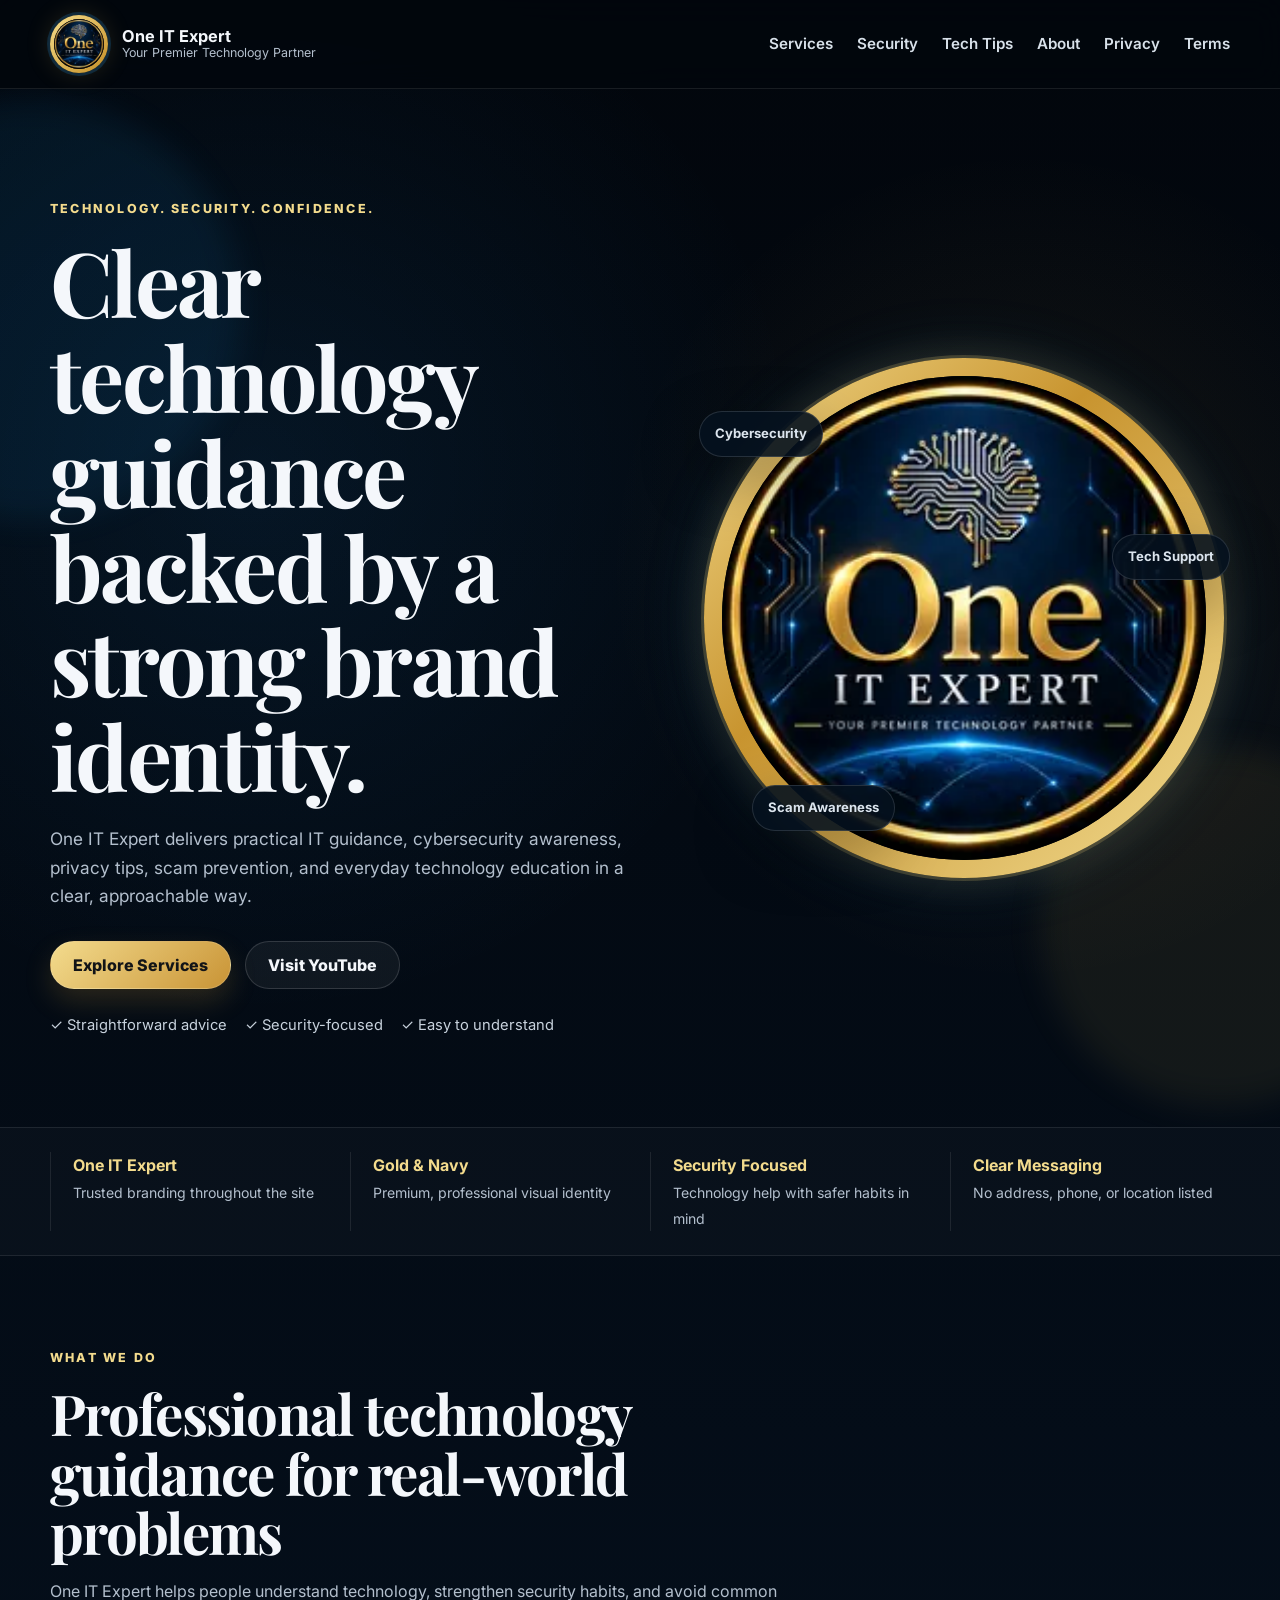
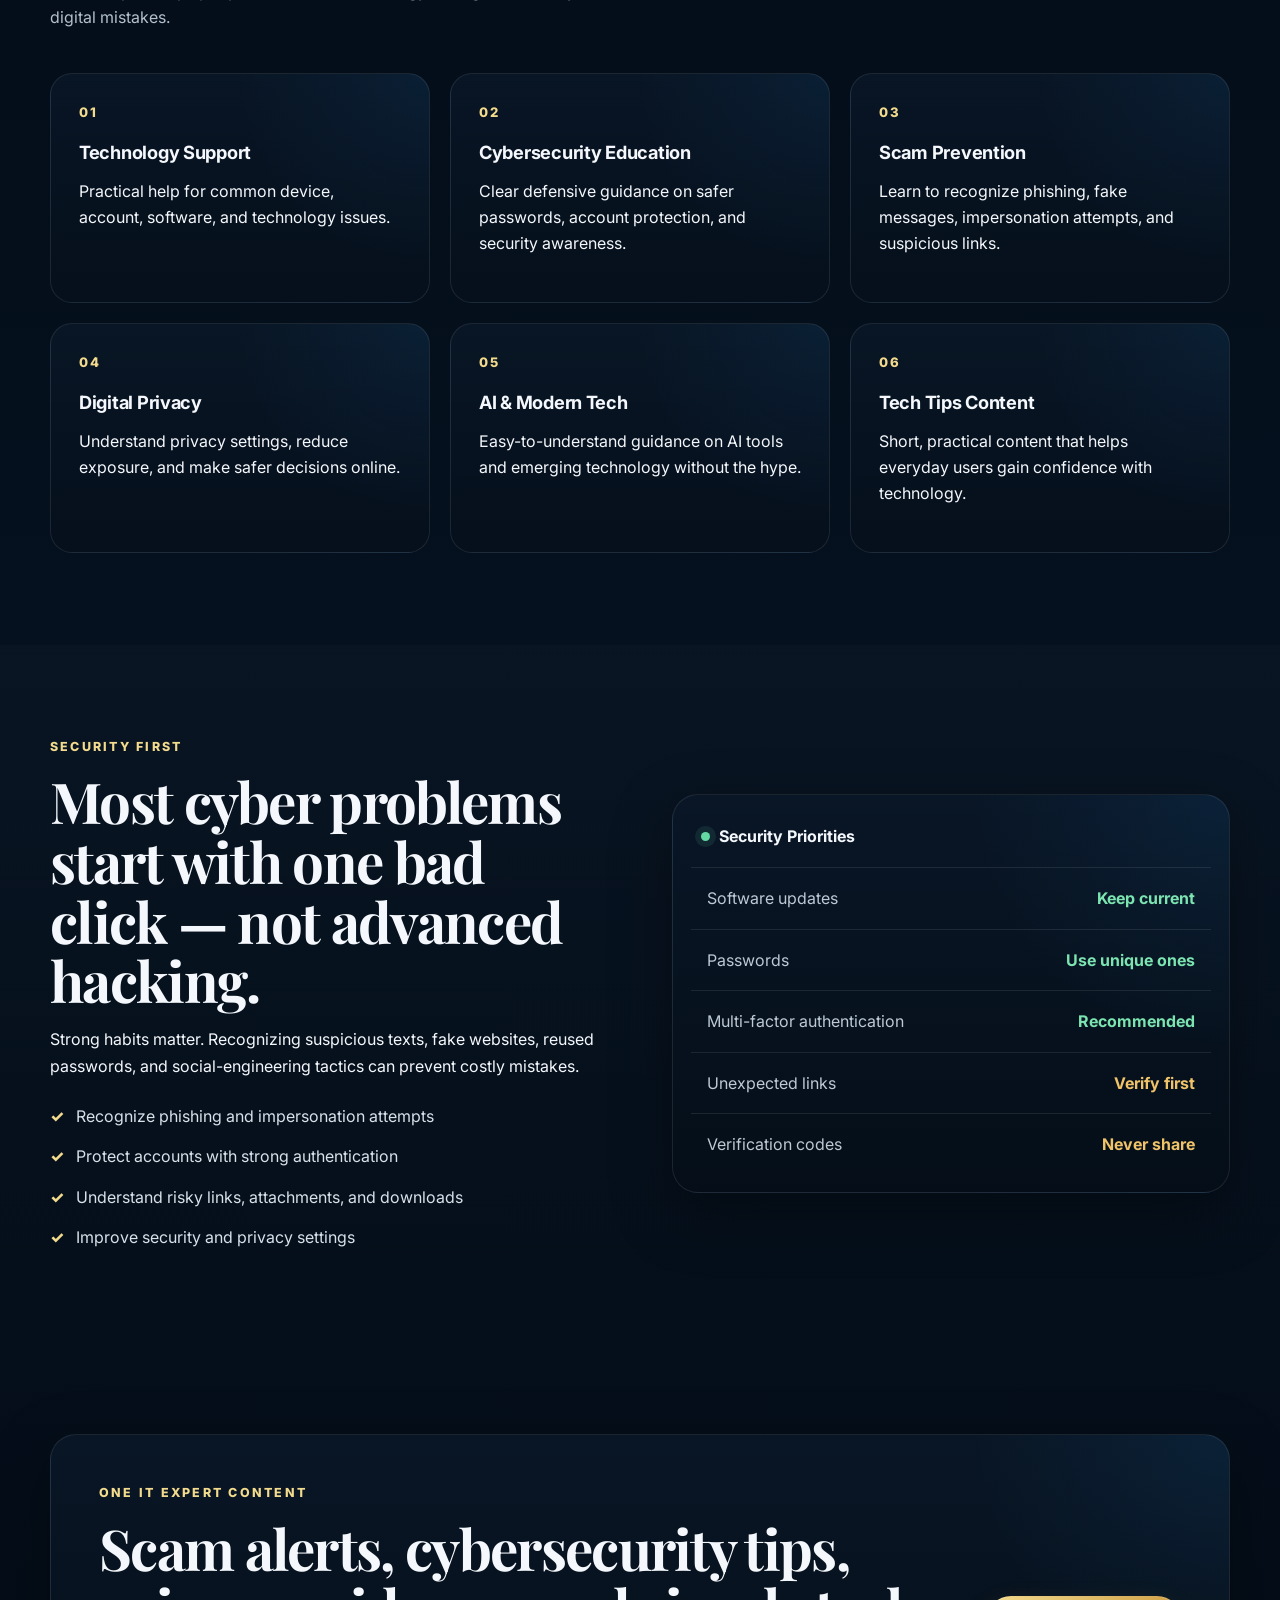
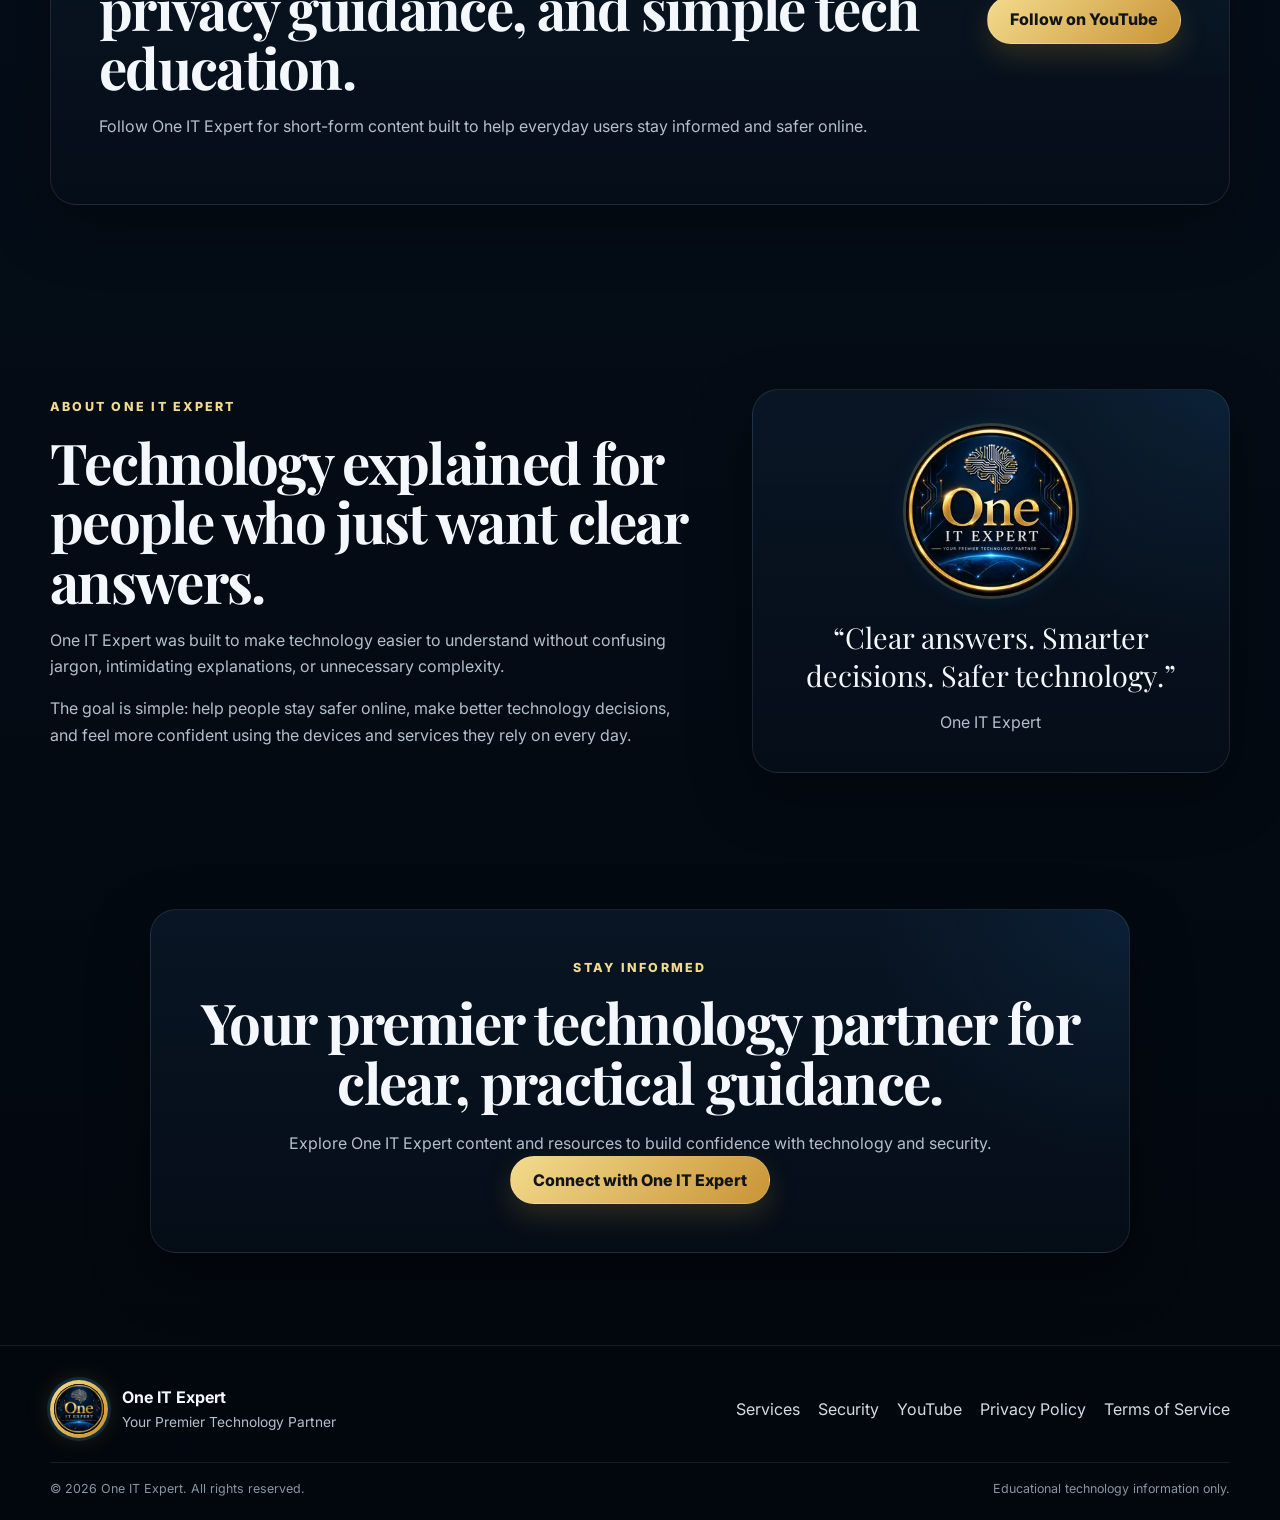
<file: index.html>
<!DOCTYPE html>
<html lang="en">
<head>
  <meta charset="UTF-8" />
  <meta name="viewport" content="width=device-width, initial-scale=1.0" />
  <meta name="description" content="One IT Expert provides practical technology guidance, cybersecurity awareness, scam prevention, and clear IT support." />
  <title>One IT Expert | Your Premier Technology Partner</title>
  <link rel="preconnect" href="https://fonts.googleapis.com">
  <link rel="preconnect" href="https://fonts.gstatic.com" crossorigin>
  <link href="https://fonts.googleapis.com/css2?family=Inter:wght@400;500;600;700;800&family=Playfair+Display:wght@600;700&display=swap" rel="stylesheet">
  <link rel="stylesheet" href="assets/styles.css" />
</head>
<body>
  <header class="site-header">
    <div class="container nav-wrap">
      <a class="brand" href="#top" aria-label="One IT Expert home">
        <span class="brand-badge"><img src="assets/one-it-expert-logo.svg" alt="One IT Expert logo" /></span>
        <span class="brand-text">
          <strong>One IT Expert</strong>
          <small>Your Premier Technology Partner</small>
        </span>
      </a>

      <button class="nav-toggle" aria-label="Open navigation" aria-expanded="false">☰</button>

      <nav class="nav-links" aria-label="Primary navigation">
        <a href="#services">Services</a>
        <a href="#security">Security</a>
        <a href="#content">Tech Tips</a>
        <a href="#about">About</a>
        <a href="privacy.html">Privacy</a>
        <a href="terms.html">Terms</a>
      </nav>
    </div>
  </header>

  <main id="top">
    <section class="hero">
      <div class="hero-glow hero-glow-one"></div>
      <div class="hero-glow hero-glow-two"></div>
      <div class="container hero-grid">
        <div class="hero-copy">
          <div class="eyebrow">Technology. Security. Confidence.</div>
          <h1>Clear technology guidance backed by a strong brand identity.</h1>
          <p class="hero-lead">
            One IT Expert delivers practical IT guidance, cybersecurity awareness, privacy tips,
            scam prevention, and everyday technology education in a clear, approachable way.
          </p>
          <div class="hero-actions">
            <a class="btn" href="#services">Explore Services</a>
            <a class="btn btn-secondary" href="https://www.youtube.com/@OneITExpert" target="_blank" rel="noopener">Visit YouTube</a>
          </div>
          <div class="trust-row">
            <span>✓ Straightforward advice</span>
            <span>✓ Security-focused</span>
            <span>✓ Easy to understand</span>
          </div>
        </div>

        <div class="hero-logo-panel" aria-hidden="true">
          <div class="logo-frame">
            <img src="assets/one-it-expert-logo.svg" alt="" />
          </div>
          <div class="signal-card signal-one">Cybersecurity</div>
          <div class="signal-card signal-two">Tech Support</div>
          <div class="signal-card signal-three">Scam Awareness</div>
        </div>
      </div>
    </section>

    <section class="section brand-strip">
      <div class="container brand-strip-grid">
        <div><strong>One IT Expert</strong><span>Trusted branding throughout the site</span></div>
        <div><strong>Gold & Navy</strong><span>Premium, professional visual identity</span></div>
        <div><strong>Security Focused</strong><span>Technology help with safer habits in mind</span></div>
        <div><strong>Clear Messaging</strong><span>No address, phone, or location listed</span></div>
      </div>
    </section>

    <section class="section" id="services">
      <div class="container">
        <div class="section-heading">
          <div class="eyebrow">What We Do</div>
          <h2>Professional technology guidance for real-world problems</h2>
          <p>One IT Expert helps people understand technology, strengthen security habits, and avoid common digital mistakes.</p>
        </div>

        <div class="card-grid">
          <article class="service-card">
            <div class="icon">01</div>
            <h3>Technology Support</h3>
            <p>Practical help for common device, account, software, and technology issues.</p>
          </article>
          <article class="service-card">
            <div class="icon">02</div>
            <h3>Cybersecurity Education</h3>
            <p>Clear defensive guidance on safer passwords, account protection, and security awareness.</p>
          </article>
          <article class="service-card">
            <div class="icon">03</div>
            <h3>Scam Prevention</h3>
            <p>Learn to recognize phishing, fake messages, impersonation attempts, and suspicious links.</p>
          </article>
          <article class="service-card">
            <div class="icon">04</div>
            <h3>Digital Privacy</h3>
            <p>Understand privacy settings, reduce exposure, and make safer decisions online.</p>
          </article>
          <article class="service-card">
            <div class="icon">05</div>
            <h3>AI & Modern Tech</h3>
            <p>Easy-to-understand guidance on AI tools and emerging technology without the hype.</p>
          </article>
          <article class="service-card">
            <div class="icon">06</div>
            <h3>Tech Tips Content</h3>
            <p>Short, practical content that helps everyday users gain confidence with technology.</p>
          </article>
        </div>
      </div>
    </section>

    <section class="section split-section" id="security">
      <div class="container split-grid">
        <div>
          <div class="eyebrow">Security First</div>
          <h2>Most cyber problems start with one bad click — not advanced hacking.</h2>
          <p>
            Strong habits matter. Recognizing suspicious texts, fake websites, reused passwords,
            and social-engineering tactics can prevent costly mistakes.
          </p>
          <ul class="check-list">
            <li>Recognize phishing and impersonation attempts</li>
            <li>Protect accounts with strong authentication</li>
            <li>Understand risky links, attachments, and downloads</li>
            <li>Improve security and privacy settings</li>
          </ul>
        </div>

        <div class="security-panel">
          <div class="panel-top">
            <span class="status-dot"></span>
            <span>Security Priorities</span>
          </div>
          <div class="security-item"><span>Software updates</span><b>Keep current</b></div>
          <div class="security-item"><span>Passwords</span><b>Use unique ones</b></div>
          <div class="security-item"><span>Multi-factor authentication</span><b>Recommended</b></div>
          <div class="security-item"><span>Unexpected links</span><b class="warn">Verify first</b></div>
          <div class="security-item"><span>Verification codes</span><b class="warn">Never share</b></div>
        </div>
      </div>
    </section>

    <section class="section" id="content">
      <div class="container">
        <div class="content-banner">
          <div>
            <div class="eyebrow">One IT Expert Content</div>
            <h2>Scam alerts, cybersecurity tips, privacy guidance, and simple tech education.</h2>
            <p>Follow One IT Expert for short-form content built to help everyday users stay informed and safer online.</p>
          </div>
          <a class="btn" href="https://www.youtube.com/@OneITExpert" target="_blank" rel="noopener">Follow on YouTube</a>
        </div>
      </div>
    </section>

    <section class="section" id="about">
      <div class="container about-grid">
        <div class="about-copy">
          <div class="eyebrow">About One IT Expert</div>
          <h2>Technology explained for people who just want clear answers.</h2>
          <p>
            One IT Expert was built to make technology easier to understand without confusing jargon,
            intimidating explanations, or unnecessary complexity.
          </p>
          <p>
            The goal is simple: help people stay safer online, make better technology decisions,
            and feel more confident using the devices and services they rely on every day.
          </p>
        </div>

        <div class="quote-card">
          <img src="assets/one-it-expert-logo.svg" alt="One IT Expert logo" class="quote-logo" />
          <blockquote>“Clear answers. Smarter decisions. Safer technology.”</blockquote>
          <span>One IT Expert</span>
        </div>
      </div>
    </section>

    <section class="section final-cta">
      <div class="container">
        <div class="cta-card">
          <div class="eyebrow">Stay Informed</div>
          <h2>Your premier technology partner for clear, practical guidance.</h2>
          <p>Explore One IT Expert content and resources to build confidence with technology and security.</p>
          <a class="btn" href="https://www.youtube.com/@OneITExpert" target="_blank" rel="noopener">Connect with One IT Expert</a>
        </div>
      </div>
    </section>
  </main>

  <footer class="site-footer">
    <div class="container footer-grid">
      <div class="footer-brand">
        <span class="footer-badge"><img src="assets/one-it-expert-logo.svg" alt="One IT Expert logo" /></span>
        <div>
          <strong>One IT Expert</strong>
          <span>Your Premier Technology Partner</span>
        </div>
      </div>
      <div class="footer-links">
        <a href="#services">Services</a>
        <a href="#security">Security</a>
        <a href="https://www.youtube.com/@OneITExpert" target="_blank" rel="noopener">YouTube</a>
        <a href="privacy.html">Privacy Policy</a>
        <a href="terms.html">Terms of Service</a>
      </div>
    </div>
    <div class="container footer-bottom">
      <span>© <span id="year"></span> One IT Expert. All rights reserved.</span>
      <span>Educational technology information only.</span>
    </div>
  </footer>

  <script src="assets/script.js"></script>
</body>
</html>
</file>
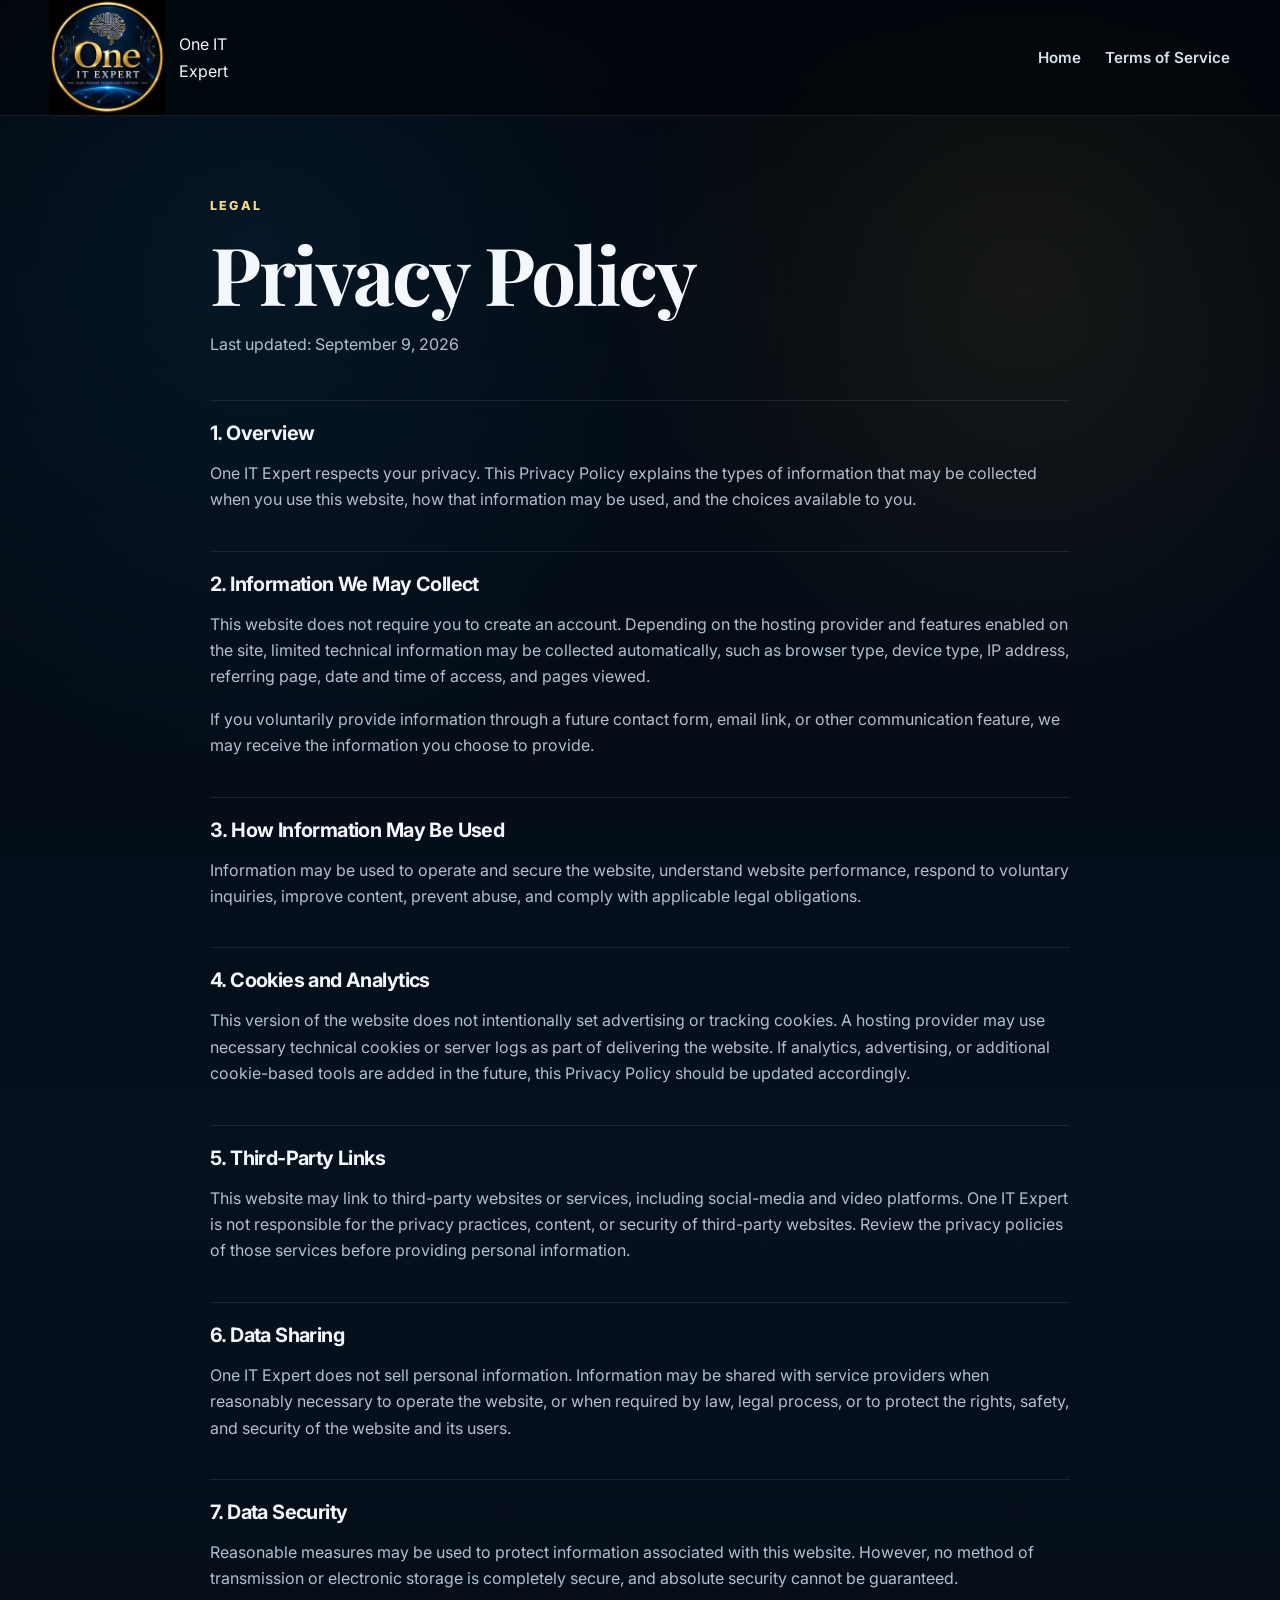
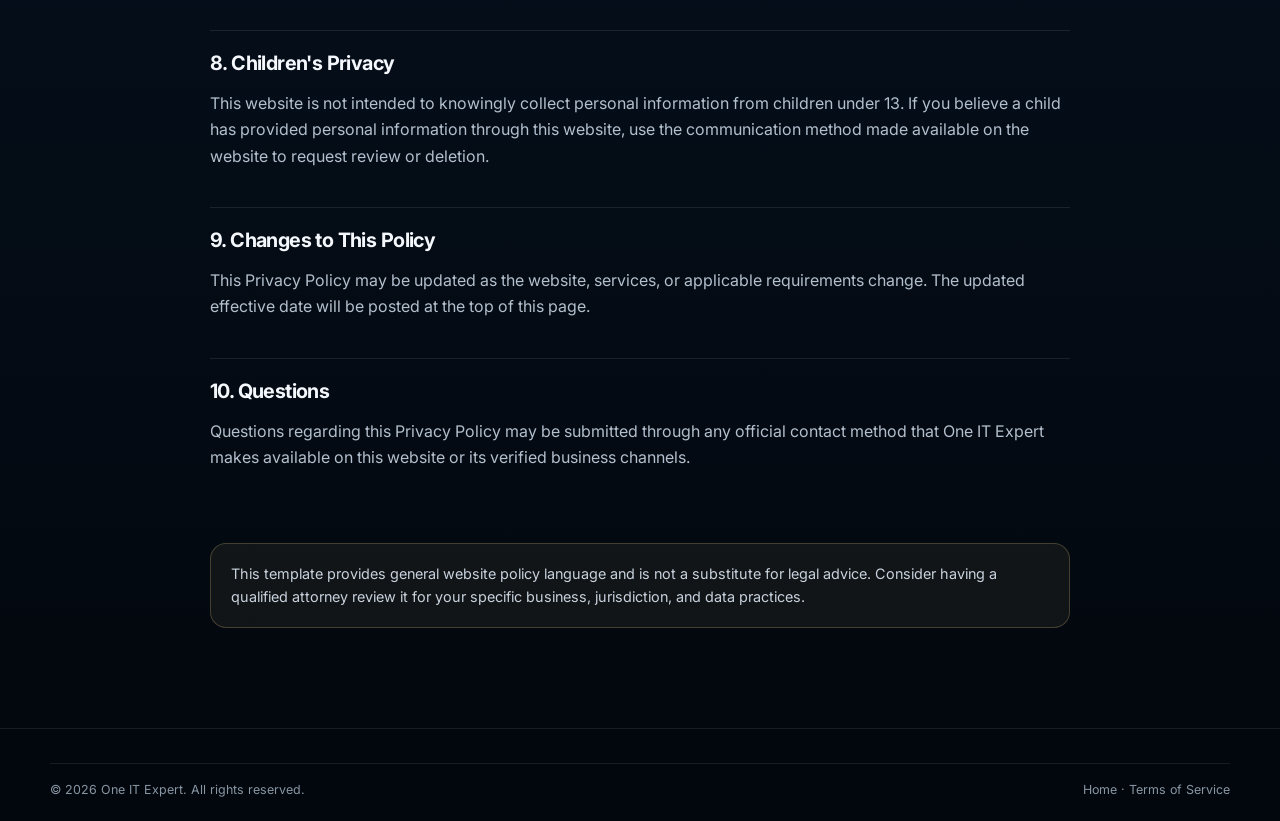
<file: privacy.html>
<!DOCTYPE html>
<html lang="en">
<head>
  <meta charset="UTF-8" />
  <meta name="viewport" content="width=device-width, initial-scale=1.0" />
  <meta name="robots" content="index,follow" />
  <title>Privacy Policy | One IT Expert</title>
  <link rel="preconnect" href="https://fonts.googleapis.com">
  <link rel="preconnect" href="https://fonts.gstatic.com" crossorigin>
  <link href="https://fonts.googleapis.com/css2?family=Inter:wght@400;500;600;700;800&family=Playfair+Display:wght@600;700&display=swap" rel="stylesheet">
  <link rel="stylesheet" href="assets/styles.css" />
</head>
<body class="legal-page">
  <header class="site-header"><div class="container nav-wrap"><a class="brand" href="index.html"><img src="assets/one-it-expert-logo.svg" alt="One IT Expert logo" /><span>One IT Expert</span></a><nav class="nav-links legal-nav"><a href="index.html">Home</a><a href="terms.html">Terms of Service</a></nav></div></header>
  <main class="legal-wrap"><div class="container legal-container"><div class="eyebrow">Legal</div><h1>Privacy Policy</h1><p class="legal-date">Last updated: September 9, 2026</p>
    <section><h2>1. Overview</h2><p>One IT Expert respects your privacy. This Privacy Policy explains the types of information that may be collected when you use this website, how that information may be used, and the choices available to you.</p></section>
    <section><h2>2. Information We May Collect</h2><p>This website does not require you to create an account. Depending on the hosting provider and features enabled on the site, limited technical information may be collected automatically, such as browser type, device type, IP address, referring page, date and time of access, and pages viewed.</p><p>If you voluntarily provide information through a future contact form, email link, or other communication feature, we may receive the information you choose to provide.</p></section>
    <section><h2>3. How Information May Be Used</h2><p>Information may be used to operate and secure the website, understand website performance, respond to voluntary inquiries, improve content, prevent abuse, and comply with applicable legal obligations.</p></section>
    <section><h2>4. Cookies and Analytics</h2><p>This version of the website does not intentionally set advertising or tracking cookies. A hosting provider may use necessary technical cookies or server logs as part of delivering the website. If analytics, advertising, or additional cookie-based tools are added in the future, this Privacy Policy should be updated accordingly.</p></section>
    <section><h2>5. Third-Party Links</h2><p>This website may link to third-party websites or services, including social-media and video platforms. One IT Expert is not responsible for the privacy practices, content, or security of third-party websites. Review the privacy policies of those services before providing personal information.</p></section>
    <section><h2>6. Data Sharing</h2><p>One IT Expert does not sell personal information. Information may be shared with service providers when reasonably necessary to operate the website, or when required by law, legal process, or to protect the rights, safety, and security of the website and its users.</p></section>
    <section><h2>7. Data Security</h2><p>Reasonable measures may be used to protect information associated with this website. However, no method of transmission or electronic storage is completely secure, and absolute security cannot be guaranteed.</p></section>
    <section><h2>8. Children's Privacy</h2><p>This website is not intended to knowingly collect personal information from children under 13. If you believe a child has provided personal information through this website, use the communication method made available on the website to request review or deletion.</p></section>
    <section><h2>9. Changes to This Policy</h2><p>This Privacy Policy may be updated as the website, services, or applicable requirements change. The updated effective date will be posted at the top of this page.</p></section>
    <section><h2>10. Questions</h2><p>Questions regarding this Privacy Policy may be submitted through any official contact method that One IT Expert makes available on this website or its verified business channels.</p></section>
    <div class="legal-note">This template provides general website policy language and is not a substitute for legal advice. Consider having a qualified attorney review it for your specific business, jurisdiction, and data practices.</div>
  </div></main>
  <footer class="site-footer"><div class="container footer-bottom"><span>© <span id="year"></span> One IT Expert. All rights reserved.</span><span><a href="index.html">Home</a> · <a href="terms.html">Terms of Service</a></span></div></footer>
  <script src="assets/script.js"></script>
</body>
</html>
</file>
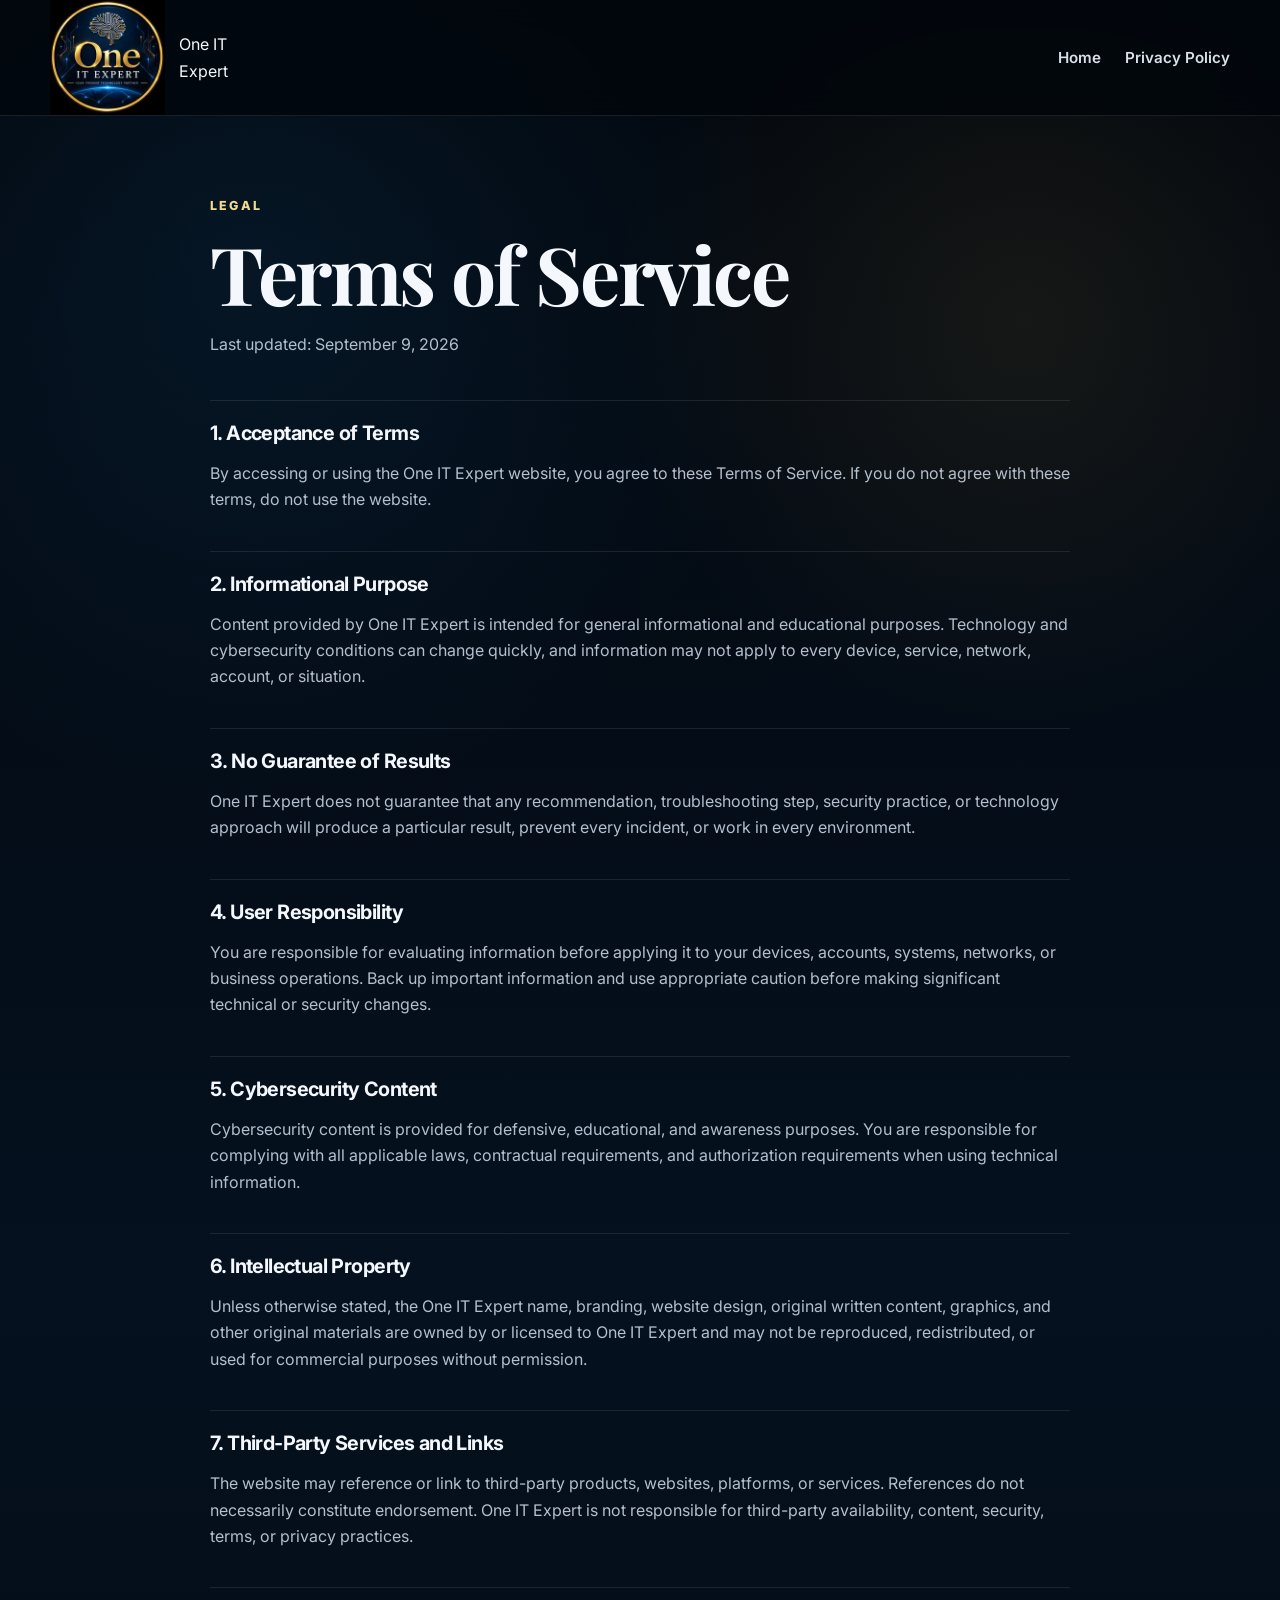
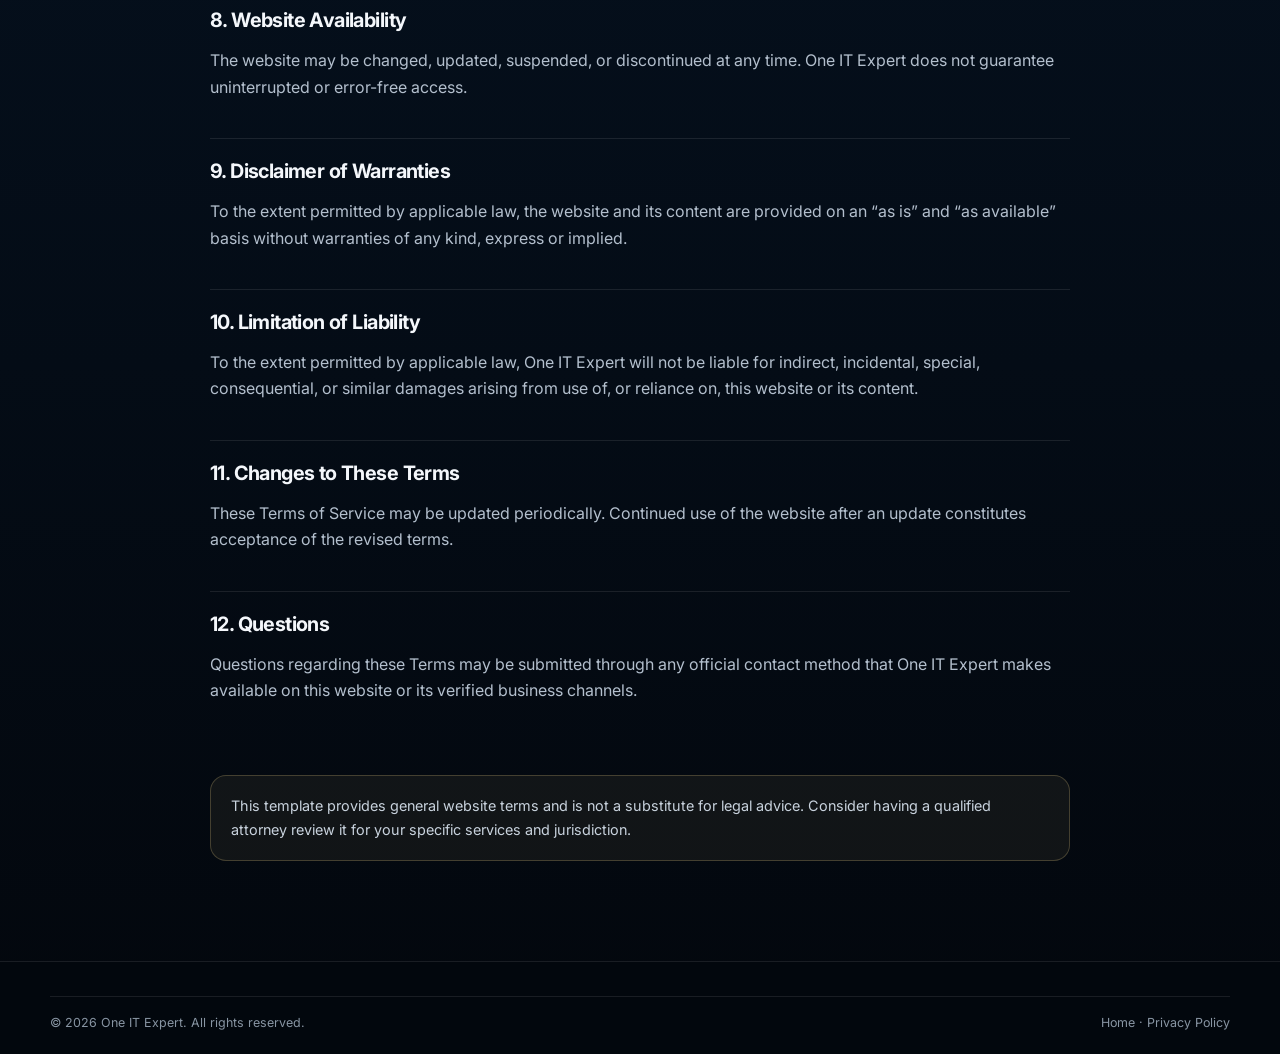
<file: terms.html>
<!DOCTYPE html>
<html lang="en">
<head>
  <meta charset="UTF-8" />
  <meta name="viewport" content="width=device-width, initial-scale=1.0" />
  <meta name="robots" content="index,follow" />
  <title>Terms of Service | One IT Expert</title>
  <link rel="preconnect" href="https://fonts.googleapis.com">
  <link rel="preconnect" href="https://fonts.gstatic.com" crossorigin>
  <link href="https://fonts.googleapis.com/css2?family=Inter:wght@400;500;600;700;800&family=Playfair+Display:wght@600;700&display=swap" rel="stylesheet">
  <link rel="stylesheet" href="assets/styles.css" />
</head>
<body class="legal-page">
  <header class="site-header"><div class="container nav-wrap"><a class="brand" href="index.html"><img src="assets/one-it-expert-logo.svg" alt="One IT Expert logo" /><span>One IT Expert</span></a><nav class="nav-links legal-nav"><a href="index.html">Home</a><a href="privacy.html">Privacy Policy</a></nav></div></header>
  <main class="legal-wrap"><div class="container legal-container"><div class="eyebrow">Legal</div><h1>Terms of Service</h1><p class="legal-date">Last updated: September 9, 2026</p>
    <section><h2>1. Acceptance of Terms</h2><p>By accessing or using the One IT Expert website, you agree to these Terms of Service. If you do not agree with these terms, do not use the website.</p></section>
    <section><h2>2. Informational Purpose</h2><p>Content provided by One IT Expert is intended for general informational and educational purposes. Technology and cybersecurity conditions can change quickly, and information may not apply to every device, service, network, account, or situation.</p></section>
    <section><h2>3. No Guarantee of Results</h2><p>One IT Expert does not guarantee that any recommendation, troubleshooting step, security practice, or technology approach will produce a particular result, prevent every incident, or work in every environment.</p></section>
    <section><h2>4. User Responsibility</h2><p>You are responsible for evaluating information before applying it to your devices, accounts, systems, networks, or business operations. Back up important information and use appropriate caution before making significant technical or security changes.</p></section>
    <section><h2>5. Cybersecurity Content</h2><p>Cybersecurity content is provided for defensive, educational, and awareness purposes. You are responsible for complying with all applicable laws, contractual requirements, and authorization requirements when using technical information.</p></section>
    <section><h2>6. Intellectual Property</h2><p>Unless otherwise stated, the One IT Expert name, branding, website design, original written content, graphics, and other original materials are owned by or licensed to One IT Expert and may not be reproduced, redistributed, or used for commercial purposes without permission.</p></section>
    <section><h2>7. Third-Party Services and Links</h2><p>The website may reference or link to third-party products, websites, platforms, or services. References do not necessarily constitute endorsement. One IT Expert is not responsible for third-party availability, content, security, terms, or privacy practices.</p></section>
    <section><h2>8. Website Availability</h2><p>The website may be changed, updated, suspended, or discontinued at any time. One IT Expert does not guarantee uninterrupted or error-free access.</p></section>
    <section><h2>9. Disclaimer of Warranties</h2><p>To the extent permitted by applicable law, the website and its content are provided on an “as is” and “as available” basis without warranties of any kind, express or implied.</p></section>
    <section><h2>10. Limitation of Liability</h2><p>To the extent permitted by applicable law, One IT Expert will not be liable for indirect, incidental, special, consequential, or similar damages arising from use of, or reliance on, this website or its content.</p></section>
    <section><h2>11. Changes to These Terms</h2><p>These Terms of Service may be updated periodically. Continued use of the website after an update constitutes acceptance of the revised terms.</p></section>
    <section><h2>12. Questions</h2><p>Questions regarding these Terms may be submitted through any official contact method that One IT Expert makes available on this website or its verified business channels.</p></section>
    <div class="legal-note">This template provides general website terms and is not a substitute for legal advice. Consider having a qualified attorney review it for your specific services and jurisdiction.</div>
  </div></main>
  <footer class="site-footer"><div class="container footer-bottom"><span>© <span id="year"></span> One IT Expert. All rights reserved.</span><span><a href="index.html">Home</a> · <a href="privacy.html">Privacy Policy</a></span></div></footer>
  <script src="assets/script.js"></script>
</body>
</html>
</file>
<file: assets/styles.css>
:root {
  --bg: #03070d;
  --bg-2: #08192c;
  --panel: rgba(10, 23, 39, .86);
  --panel-2: rgba(7, 18, 31, .92);
  --text: #f4f7fb;
  --muted: #b3bfcd;
  --gold: #d9b04f;
  --gold-light: #f3db8d;
  --silver: #d7dde5;
  --line: rgba(255,255,255,.09);
  --blue-glow: #24a2ff;
  --shadow: 0 20px 60px rgba(0,0,0,.34);
  --radius: 26px;
}

* { box-sizing: border-box; }
html { scroll-behavior: smooth; background: var(--bg); }
body {
  margin: 0;
  color: var(--text);
  background:
    radial-gradient(circle at 20% 10%, rgba(36, 162, 255, .09), transparent 34rem),
    radial-gradient(circle at 80% 12%, rgba(217, 176, 79, .09), transparent 26rem),
    linear-gradient(180deg, #02060c 0%, #05111f 48%, #03070d 100%);
  font-family: Inter, system-ui, -apple-system, BlinkMacSystemFont, "Segoe UI", sans-serif;
  line-height: 1.65;
}
a { color: inherit; text-decoration: none; }
img { max-width: 100%; display: block; }
.container { width: min(1180px, calc(100% - 40px)); margin: 0 auto; }

.site-header {
  position: sticky;
  top: 0;
  z-index: 20;
  background: rgba(2,7,13,.82);
  border-bottom: 1px solid var(--line);
  backdrop-filter: blur(16px);
}
.nav-wrap {
  min-height: 88px;
  display: flex;
  justify-content: space-between;
  align-items: center;
  gap: 24px;
}
.brand {
  display: inline-flex;
  align-items: center;
  gap: 14px;
}
.brand-badge,
.footer-badge {
  width: 58px;
  height: 58px;
  border-radius: 50%;
  padding: 4px;
  background: linear-gradient(135deg, #f5dd8b, #c58f26);
  box-shadow: 0 0 0 3px rgba(36,162,255,.18), 0 0 26px rgba(217,176,79,.18);
  flex: 0 0 auto;
}
.brand-badge img,
.footer-badge img {
  width: 100%;
  height: 100%;
  object-fit: cover;
  border-radius: 50%;
  background: #071425;
}
.brand-text {
  display: flex;
  flex-direction: column;
  line-height: 1.1;
}
.brand-text strong { font-size: 1.02rem; }
.brand-text small { color: var(--muted); font-size: .78rem; }

.nav-links {
  display: flex;
  align-items: center;
  gap: 24px;
  color: #d8e1ea;
  font-size: .95rem;
  font-weight: 600;
}
.nav-links a:hover { color: var(--gold-light); }

.nav-toggle {
  display: none;
  border: 1px solid var(--line);
  background: rgba(255,255,255,.04);
  color: white;
  border-radius: 12px;
  padding: 8px 11px;
  font-size: 1.35rem;
}

.hero {
  position: relative;
  overflow: hidden;
  padding: 110px 0 90px;
}
.hero-grid {
  position: relative;
  z-index: 1;
  display: grid;
  grid-template-columns: 1.05fr .95fr;
  gap: 62px;
  align-items: center;
}
.eyebrow {
  color: var(--gold-light);
  text-transform: uppercase;
  letter-spacing: .18em;
  font-size: .78rem;
  font-weight: 800;
  margin-bottom: 14px;
}
h1, h2 {
  font-family: "Playfair Display", Georgia, serif;
  line-height: 1.06;
  letter-spacing: -.03em;
  margin: 0;
}
h1 { font-size: clamp(3rem, 7vw, 5.9rem); }
h2 { font-size: clamp(2.2rem, 4.4vw, 3.8rem); }
h3 {
  margin: 14px 0 10px;
  font-size: 1.14rem;
  letter-spacing: -.015em;
}
.hero-lead,
.section-heading p,
.about-copy p,
.content-banner p,
.cta-card p,
details p,
.legal-container p {
  color: var(--muted);
}
.hero-lead {
  margin-top: 22px;
  max-width: 680px;
  font-size: 1.08rem;
}
.hero-actions {
  display: flex;
  flex-wrap: wrap;
  gap: 14px;
  margin-top: 30px;
}
.trust-row {
  display: flex;
  flex-wrap: wrap;
  gap: 18px;
  margin-top: 24px;
  color: #c8d2dd;
  font-size: .92rem;
}
.btn {
  display: inline-flex;
  align-items: center;
  justify-content: center;
  min-height: 48px;
  padding: 0 22px;
  border-radius: 999px;
  border: 1px solid rgba(255,255,255,.14);
  background: linear-gradient(135deg, var(--gold-light), #c99436);
  color: #121417;
  font-weight: 800;
  box-shadow: 0 12px 28px rgba(201,148,54,.2);
  transition: transform .2s ease, box-shadow .2s ease;
}
.btn:hover { transform: translateY(-2px); box-shadow: 0 16px 34px rgba(201,148,54,.28); }
.btn-secondary {
  color: var(--text);
  background: rgba(255,255,255,.05);
  box-shadow: none;
}

.hero-logo-panel {
  position: relative;
  min-height: 560px;
  display: grid;
  place-items: center;
}
.logo-frame {
  width: min(520px, 100%);
  aspect-ratio: 1 / 1;
  border-radius: 50%;
  padding: 18px;
  background:
    linear-gradient(135deg, #f3db8d, #c8942f 40%, #f2dc90 100%);
  box-shadow:
    0 0 0 3px rgba(255, 222, 130, .18),
    0 0 40px rgba(217,176,79,.16),
    0 0 70px rgba(36,162,255,.12);
}
.logo-frame img {
  width: 100%;
  height: 100%;
  object-fit: cover;
  border-radius: 50%;
  background: #050b15;
}

.signal-card {
  position: absolute;
  padding: 11px 15px;
  border: 1px solid rgba(255,255,255,.13);
  background: rgba(5, 17, 30, .9);
  border-radius: 999px;
  color: #dbe4ed;
  font-weight: 700;
  font-size: .82rem;
  box-shadow: var(--shadow);
}
.signal-one { top: 13%; left: 0; }
.signal-two { top: 35%; right: 0; }
.signal-three { bottom: 12%; left: 10%; }

.hero-glow {
  position: absolute;
  border-radius: 50%;
  pointer-events: none;
}
.hero-glow-one {
  width: 420px;
  height: 420px;
  left: -180px;
  top: 10px;
  background: rgba(36,162,255,.08);
  filter: blur(16px);
}
.hero-glow-two {
  width: 360px;
  height: 360px;
  right: -120px;
  bottom: 20px;
  background: rgba(217,176,79,.08);
  filter: blur(16px);
}

.section { padding: 92px 0; }
.brand-strip {
  padding: 24px 0;
  border-top: 1px solid var(--line);
  border-bottom: 1px solid var(--line);
  background: rgba(255,255,255,.02);
}
.brand-strip-grid,
.card-grid,
.stats-grid {
  display: grid;
  gap: 20px;
}
.brand-strip-grid {
  grid-template-columns: repeat(4, 1fr);
}
.brand-strip-grid div {
  padding-left: 22px;
  border-left: 1px solid var(--line);
}
.brand-strip-grid strong { color: var(--gold-light); display: block; }
.brand-strip-grid span { color: var(--muted); font-size: .88rem; }

.section-heading { max-width: 760px; margin-bottom: 42px; }

.card-grid {
  grid-template-columns: repeat(3, 1fr);
}
.service-card {
  padding: 28px;
  min-height: 230px;
  background:
    radial-gradient(circle at top right, rgba(36,162,255,.07), transparent 12rem),
    linear-gradient(180deg, rgba(10,23,39,.86), rgba(6,16,28,.92));
  border: 1px solid var(--line);
  border-radius: 22px;
  transition: transform .2s ease, border-color .2s ease;
}
.service-card:hover {
  transform: translateY(-4px);
  border-color: rgba(243,219,141,.26);
}
.service-card .icon {
  color: var(--gold-light);
  font-weight: 800;
  font-size: .82rem;
  letter-spacing: .12em;
}
.service-card p { margin: 0; }

.split-section {
  background: linear-gradient(180deg, rgba(255,255,255,.016), transparent);
}
.split-grid {
  display: grid;
  grid-template-columns: 1fr 1fr;
  gap: 64px;
  align-items: center;
}
.check-list {
  list-style: none;
  margin: 24px 0 0;
  padding: 0;
  display: grid;
  gap: 14px;
}
.check-list li {
  position: relative;
  padding-left: 26px;
  color: #d8e1ea;
}
.check-list li::before {
  content: "✓";
  position: absolute;
  left: 0;
  color: var(--gold-light);
  font-weight: 800;
}
.security-panel,
.quote-card,
.content-banner,
.cta-card {
  border: 1px solid var(--line);
  border-radius: 26px;
  background:
    radial-gradient(circle at top right, rgba(36,162,255,.08), transparent 16rem),
    linear-gradient(180deg, rgba(10,23,39,.9), rgba(5,14,24,.94));
  box-shadow: var(--shadow);
}
.security-panel { padding: 18px; }
.panel-top {
  display: flex;
  align-items: center;
  gap: 9px;
  padding: 10px 10px 18px;
  font-weight: 700;
}
.status-dot {
  width: 9px;
  height: 9px;
  border-radius: 50%;
  background: #64d8a2;
  box-shadow: 0 0 0 6px rgba(100,216,162,.1);
}
.security-item {
  display: flex;
  justify-content: space-between;
  gap: 18px;
  padding: 17px 16px;
  border-top: 1px solid var(--line);
  color: #bdc9d5;
}
.security-item b { color: #7be4b1; }
.security-item b.warn { color: #f0c369; }

.content-banner,
.cta-card { padding: 48px; }
.content-banner {
  display: grid;
  grid-template-columns: 1fr auto;
  gap: 36px;
  align-items: center;
}

.about-grid {
  display: grid;
  grid-template-columns: 1fr .75fr;
  gap: 64px;
  align-items: center;
}
.quote-card {
  padding: 36px;
  text-align: center;
}
.quote-logo {
  width: 170px;
  aspect-ratio: 1 / 1;
  object-fit: cover;
  border-radius: 50%;
  margin: 0 auto 22px;
  box-shadow: 0 0 0 3px rgba(243,219,141,.18), 0 0 22px rgba(36,162,255,.12);
}
blockquote {
  margin: 0 0 14px;
  font-family: "Playfair Display", Georgia, serif;
  font-size: 1.8rem;
  line-height: 1.35;
}
.quote-card span { color: var(--muted); }

.final-cta { padding-top: 44px; }
.cta-card { text-align: center; max-width: 980px; margin: 0 auto; }
.cta-card p { max-width: 720px; margin: 18px auto 0; }

.site-footer {
  border-top: 1px solid var(--line);
  background: #02070d;
  padding: 34px 0 20px;
}
.footer-grid {
  display: flex;
  justify-content: space-between;
  align-items: center;
  gap: 28px;
  padding-bottom: 24px;
}
.footer-brand {
  display: flex;
  align-items: center;
  gap: 14px;
}
.footer-brand div {
  display: flex;
  flex-direction: column;
}
.footer-brand span:last-child { color: var(--muted); font-size: .86rem; }
.footer-links {
  display: flex;
  flex-wrap: wrap;
  gap: 18px;
  color: #d3dce6;
}
.footer-links a:hover, .footer-bottom a:hover { color: var(--gold-light); }
.footer-bottom {
  border-top: 1px solid var(--line);
  padding-top: 16px;
  display: flex;
  justify-content: space-between;
  gap: 18px;
  color: #8895a3;
  font-size: .78rem;
}

.legal-wrap { padding: 80px 0 100px; }
.legal-container { max-width: 860px; }
.legal-container h1 {
  font-size: clamp(3rem, 7vw, 5rem);
  margin-bottom: 8px;
}
.legal-date { color: var(--muted); margin-bottom: 42px; }
.legal-container section {
  padding: 22px 0;
  border-top: 1px solid var(--line);
}
.legal-container h2 {
  font-family: Inter, sans-serif;
  font-size: 1.24rem;
  margin-bottom: 10px;
}
.legal-note {
  margin-top: 34px;
  padding: 18px 20px;
  border-radius: 16px;
  border: 1px solid rgba(243,219,141,.22);
  background: rgba(243,219,141,.06);
  color: #c8d2dd;
  font-size: .9rem;
}

@media (max-width: 980px) {
  .hero-grid,
  .split-grid,
  .about-grid,
  .content-banner {
    grid-template-columns: 1fr;
  }
  .card-grid { grid-template-columns: repeat(2, 1fr); }
  .brand-strip-grid { grid-template-columns: repeat(2, 1fr); }
  .nav-links {
    position: absolute;
    top: 88px;
    left: 20px;
    right: 20px;
    display: none;
    flex-direction: column;
    align-items: stretch;
    padding: 18px;
    background: rgba(2,7,13,.98);
    border: 1px solid var(--line);
    border-radius: 18px;
    box-shadow: var(--shadow);
  }
  .nav-links.open { display: flex; }
  .nav-toggle { display: block; }
  .legal-nav {
    display: flex;
    position: static;
    flex-direction: row;
    border: 0;
    background: none;
    box-shadow: none;
    padding: 0;
  }
  .hero-logo-panel { min-height: 460px; }
}

@media (max-width: 650px) {
  .container { width: min(100% - 28px, 1180px); }
  .hero { padding: 74px 0 68px; }
  .hero-logo-panel { min-height: 360px; }
  .brand-strip-grid,
  .card-grid { grid-template-columns: 1fr; }
  .content-banner, .cta-card { padding: 30px 24px; }
  .footer-grid, .footer-bottom {
    flex-direction: column;
    align-items: flex-start;
  }
}
</file>
